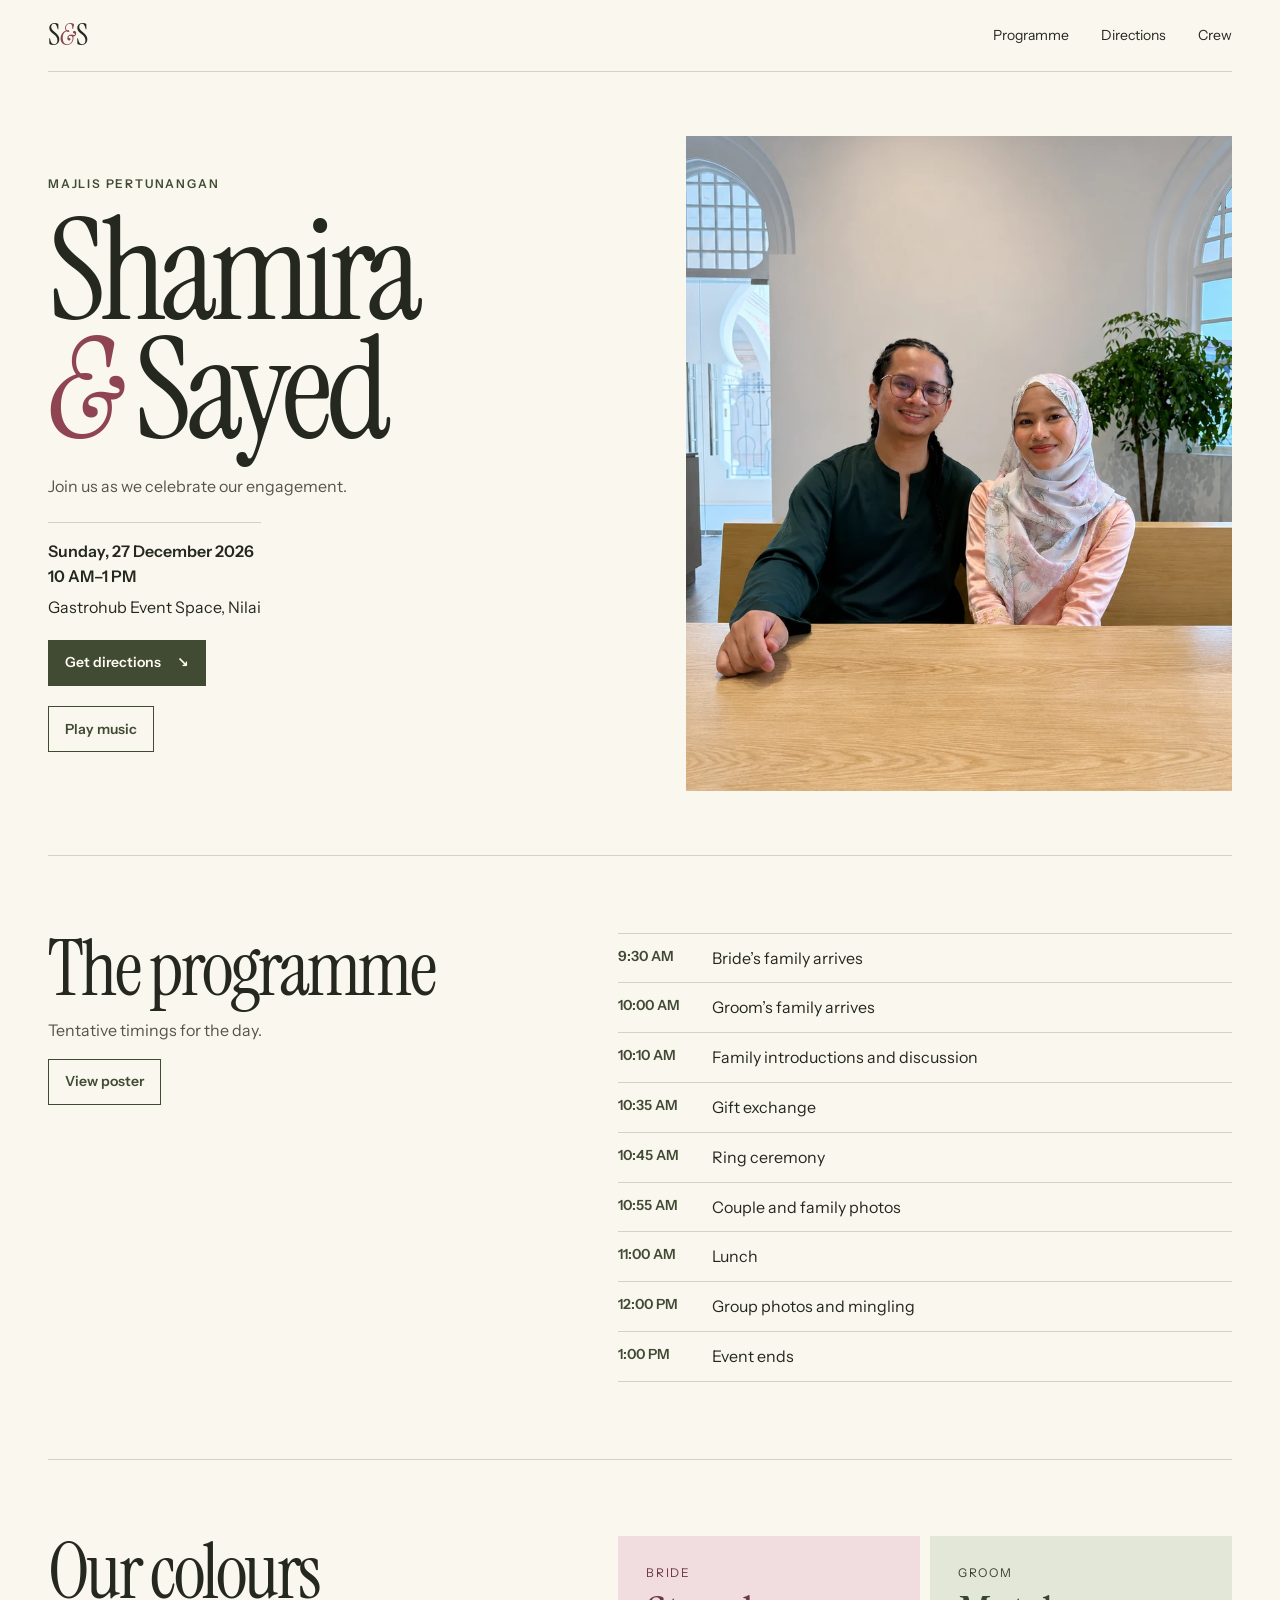
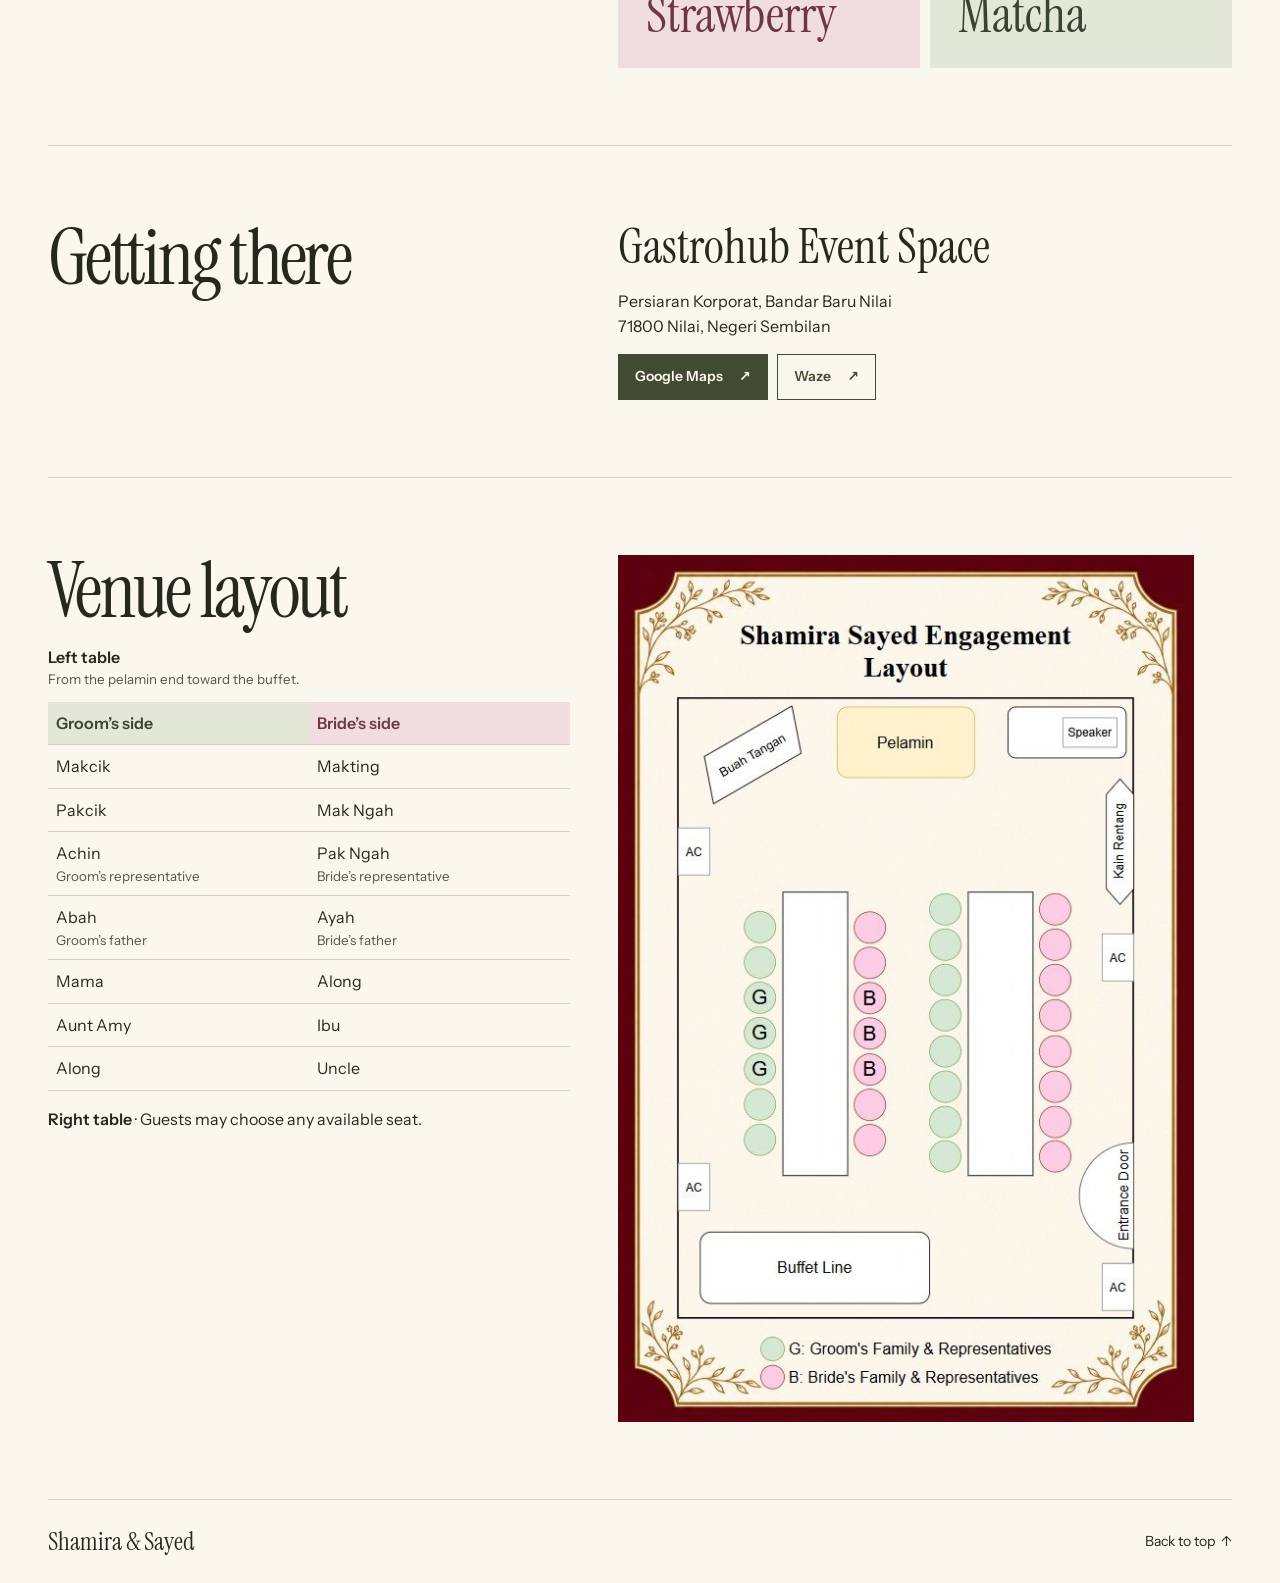
<file: index.html>
<!doctype html>
<html lang="en-MY">
<head>
  <meta charset="utf-8">
  <meta http-equiv="Content-Security-Policy" content="default-src 'none'; script-src 'self'; style-src 'self'; img-src 'self'; font-src 'self'; media-src 'self'; base-uri 'none'; form-action 'none'">
  <meta name="referrer" content="no-referrer">
  <meta name="viewport" content="width=device-width, initial-scale=1">
  <meta name="theme-color" content="#faf7ef">
  <meta name="description" content="Join Shamira and Sayed for their engagement on Sunday, 27 December 2026 at Gastrohub Event Space, Nilai.">
  <link rel="canonical" href="https://bimbap-co.github.io/shamirasayed.tunang/">
  <link rel="icon" href="./assets/favicon.svg" type="image/svg+xml">
  <link rel="stylesheet" href="./styles.css">
  <script src="./script.js?v=2" defer></script>
  <title>Shamira &amp; Sayed — Tunang</title>
</head>
<body id="top">
  <a class="skip" href="#main">Skip to main content</a>
  <header class="shell header">
    <a class="monogram" href="#top" aria-label="Shamira and Sayed, back to top">S<span>&amp;</span>S</a>
    <nav aria-label="Main navigation">
      <a href="#programme">Programme</a>
      <a href="#venue">Directions</a>
      <a href="./crew.html">Crew</a>
    </nav>
  </header>

  <main id="main" tabindex="-1">
    <section class="shell hero" aria-labelledby="couple">
      <div class="invitation">
        <p class="eyebrow">Majlis pertunangan</p>
        <h1 id="couple">Shamira <br><em>&amp;</em> Sayed</h1>
        <p class="lede">Join us as we celebrate our engagement.</p>
        <div class="details">
          <p><time datetime="2026-12-27">Sunday, 27 December 2026</time><br>
          <time datetime="10:00">10 AM</time>–<time datetime="13:00">1 PM</time></p>
          <p>Gastrohub Event Space, Nilai</p>
        </div>
        <a class="button primary" href="#venue">Get directions <span aria-hidden="true">↘</span></a>
        <div class="music">
          <audio id="engagement-music" src="../shamirasayed.nikah/audio/wedding-acoustic.mp3" preload="none" loop></audio>
          <button class="button" id="music-toggle" type="button" hidden>Play music</button>
        </div>
      </div>
      <figure class="hero-photo">
        <img src="./assets/engagement-placeholder.webp" width="810" height="1080" alt="The couple smiling together at a café table">
      </figure>
    </section>

    <section id="programme" class="shell section split" aria-labelledby="programme-heading">
      <div data-reveal>
        <h2 id="programme-heading">The programme</h2>
        <p class="muted">Tentative timings for the day.</p>
        <p><a class="button" id="view-poster" href="./assets/tunang-programme-ms.png" aria-label="View poster in Malay">View poster</a></p>
      </div>
      <ol class="programme" data-reveal>
        <li><time datetime="09:30">9:30 AM</time><span>Bride’s family arrives</span></li>
        <li><time datetime="10:00">10:00 AM</time><span>Groom’s family arrives</span></li>
        <li><time datetime="10:10">10:10 AM</time><span>Family introductions and discussion</span></li>
        <li><time datetime="10:35">10:35 AM</time><span>Gift exchange</span></li>
        <li><time datetime="10:45">10:45 AM</time><span>Ring ceremony</span></li>
        <li><time datetime="10:55">10:55 AM</time><span>Couple and family photos</span></li>
        <li><time datetime="11:00">11:00 AM</time><span>Lunch</span></li>
        <li><time datetime="12:00">12:00 PM</time><span>Group photos and mingling</span></li>
        <li><time datetime="13:00">1:00 PM</time><span>Event ends</span></li>
      </ol>
    </section>

    <section class="shell section split colours" aria-labelledby="colours-heading">
      <h2 id="colours-heading" data-reveal>Our colours</h2>
      <dl class="swatches" data-reveal>
        <div class="strawberry"><dt>Bride</dt><dd>Strawberry</dd></div>
        <div class="matcha"><dt>Groom</dt><dd>Matcha</dd></div>
      </dl>
    </section>

    <section id="venue" class="shell section split venue" aria-labelledby="venue-heading">
      <h2 id="venue-heading" data-reveal>Getting there</h2>
      <div data-reveal>
        <h3>Gastrohub Event Space</h3>
        <p>Persiaran Korporat, Bandar Baru Nilai<br>71800 Nilai, Negeri Sembilan</p>
        <div class="map-links">
          <a class="button primary" href="https://maps.app.goo.gl/7WhWHw4qsbvU7uDw9">Google Maps <span aria-hidden="true">↗</span></a>
          <a class="button" href="https://waze.com/ul/hw22rurtuh">Waze <span aria-hidden="true">↗</span></a>
        </div>
      </div>
    </section>
    <section id="layout" class="shell section split" aria-labelledby="layout-heading">
      <div>
        <h2 id="layout-heading">Venue layout</h2>
        <table class="seating">
          <caption><strong>Left table</strong><small>From the pelamin end toward the buffet.</small></caption>
          <thead>
            <tr><th scope="col">Groom’s side</th><th scope="col">Bride’s side</th></tr>
          </thead>
          <tbody>
              <tr><td>Makcik</td><td>Makting</td></tr>
              <tr><td>Pakcik</td><td>Mak Ngah</td></tr>
              <tr><td>Achin<small>Groom’s representative</small></td><td>Pak Ngah<small>Bride’s representative</small></td></tr>
              <tr><td>Abah<small>Groom’s father</small></td><td>Ayah<small>Bride’s father</small></td></tr>
              <tr><td>Mama</td><td>Along</td></tr>
              <tr><td>Aunt Amy</td><td>Ibu</td></tr>
              <tr><td>Along</td><td>Uncle</td></tr>
          </tbody>
        </table>
        <p><strong>Right table</strong> · Guests may choose any available seat.</p>
      </div>
      <a class="layout-plan" href="./assets/tunang-layout.png" aria-label="Open the full-size venue layout">
        <img src="./assets/tunang-layout.png" width="587" height="884" loading="lazy" alt="Venue plan with two tables in the centre, the pelamin at the front, the entrance on the right and the buffet at the back left.">
      </a>
    </section>
  </main>
  <footer class="shell footer">
    <p>Shamira &amp; Sayed</p>
    <a href="#top">Back to top <span aria-hidden="true">↑</span></a>
  </footer>
  <dialog id="poster-dialog" aria-labelledby="poster-title">
    <div class="poster-header">
      <h2 id="poster-title">Programme poster</h2>
      <button class="button" id="close-poster" type="button" autofocus>Close</button>
    </div>
    <img loading="lazy" src="./assets/tunang-programme-ms.png" alt="Tentative engagement programme poster in Malay. The English schedule is on this page.">
  </dialog>
</body>
</html>
</file>
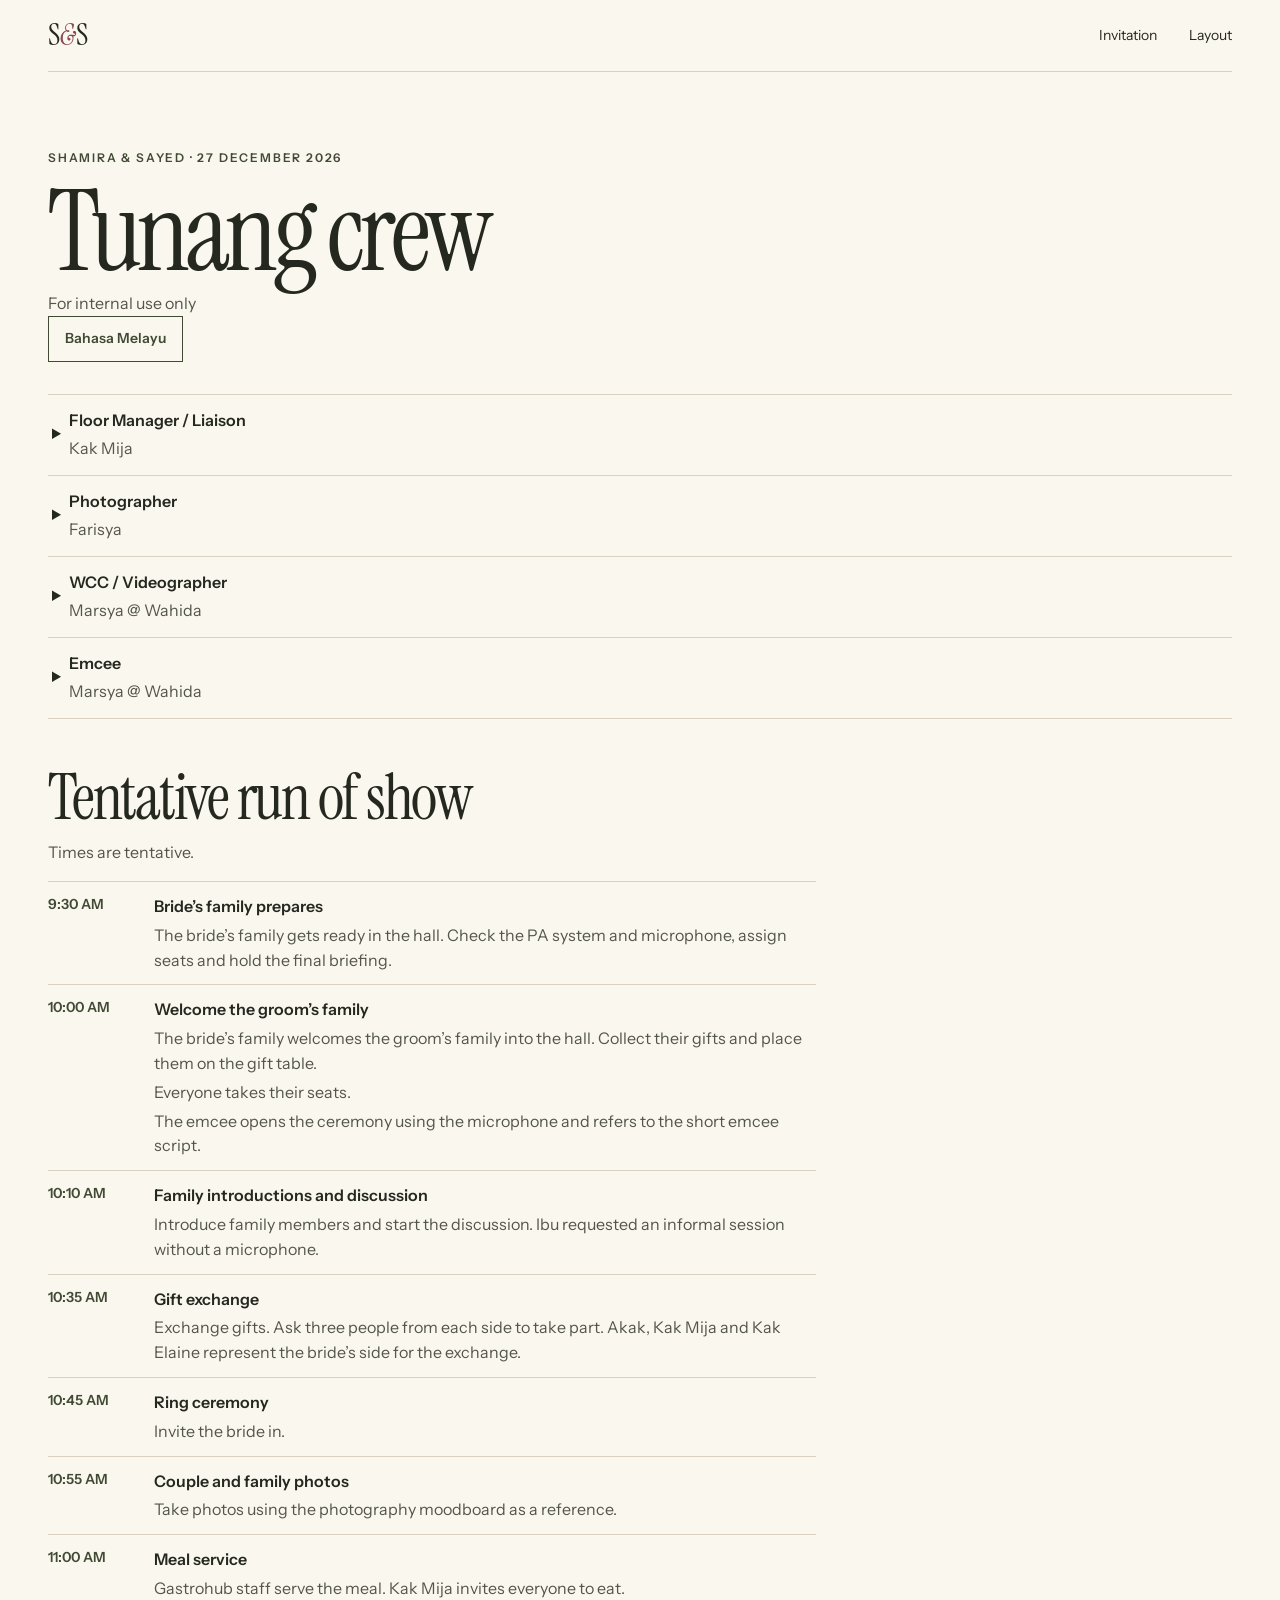
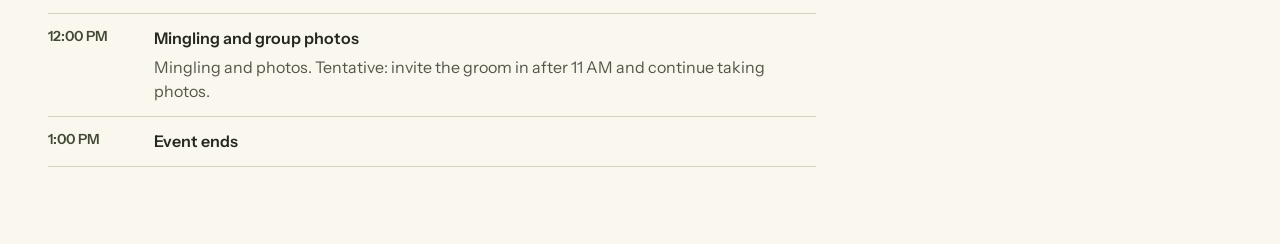
<file: crew-en.html>
<!doctype html>
<html lang="en-MY">
<head>
  <meta charset="utf-8">
  <meta http-equiv="Content-Security-Policy" content="default-src 'none'; style-src 'self'; img-src 'self'; font-src 'self'; base-uri 'none'; form-action 'none'">
  <meta name="referrer" content="no-referrer">
  <meta name="viewport" content="width=device-width, initial-scale=1">
  <meta name="theme-color" content="#faf7ef">
  <link rel="icon" href="./assets/favicon.svg" type="image/svg+xml">
  <link rel="stylesheet" href="./styles.css">
  <title>Tunang Crew — Shamira &amp; Sayed</title>
</head>
<body>
  <a class="skip" href="#main">Skip to main content</a>
  <header class="shell header">
    <a class="monogram" href="./" aria-label="Shamira and Sayed, invitation">S<span>&amp;</span>S</a>
    <nav aria-label="Crew navigation">
      <a href="./">Invitation</a>
      <a href="./#layout">Layout</a>
    </nav>
  </header>
  <main id="main" tabindex="-1" class="shell section crew">
    <p class="eyebrow">Shamira &amp; Sayed · <time datetime="2026-12-27">27 December 2026</time></p>
    <h1>Tunang crew</h1>
    <p class="muted">For internal use only</p>
    <a class="button" href="./crew.html" lang="ms" hreflang="ms-MY">Bahasa Melayu</a>
    <div class="crew-list">
      <details>
        <summary><span><strong>Floor Manager / Liaison</strong><span class="crew-name">Kak Mija</span></span></summary>
        <ul>
          <li>Know the ceremony flow and follow the programme.</li>
          <li>Coordinate when family members and crew need to move or get ready.</li>
          <li>Cue the emcee to start, wait or move to the next item.</li>
          <li>Relay updates and instructions on behalf of the bride’s family.</li>
          <li>Primary contact for ceremony movement and emcee cues.</li>
        </ul>
      </details>
      <details>
        <summary><span><strong>Photographer</strong><span class="crew-name">Farisya</span></span></summary>
        <ul>
          <li>Capture key moments and family portraits.</li>
          <li>Coordinate with Kak Mija when relatives need to gather for group photos.</li>
        </ul>
      </details>
      <details>
        <summary><span><strong>WCC / Videographer</strong><span class="crew-name">Marsya @ Wahida</span></span></summary>
        <ul>
          <li>Record key moments and speeches.</li>
          <li>Check with Kak Mija for upcoming moments that need coverage.</li>
          <li>Confirm whether Marsya, Wahida or both are covering this role.</li>
        </ul>
      </details>
      <details>
        <summary><span><strong>Emcee</strong><span class="crew-name">Marsya @ Wahida</span></span></summary>
        <ul>
          <li>Open the ceremony, invite family representatives to speak and follow Kak Mija’s cues throughout the programme.</li>
          <li>Arrange backup video coverage if duties overlap.</li>
          <li>Confirm who will emcee.</li>
        </ul>
      </details>
    </div>
    <section class="crew-timing" aria-labelledby="crew-timing-title">
      <h2 id="crew-timing-title">Tentative run of show</h2>
      <p class="muted">Times are tentative.</p>
      <ol class="programme">
        <li>
          <time datetime="09:30">9:30 AM</time>
          <div><strong>Bride’s family prepares</strong><p>The bride’s family gets ready in the hall. Check the PA system and microphone, assign seats and hold the final briefing.</p></div>
        </li>
        <li>
          <time datetime="10:00">10:00 AM</time>
          <div><strong>Welcome the groom’s family</strong><p>The bride’s family welcomes the groom’s family into the hall. Collect their gifts and place them on the gift table.</p><p>Everyone takes their seats.</p><p>The emcee opens the ceremony using the microphone and refers to the short emcee script.</p></div>
        </li>
        <li>
          <time datetime="10:10">10:10 AM</time>
          <div><strong>Family introductions and discussion</strong><p>Introduce family members and start the discussion. Ibu requested an informal session without a microphone.</p></div>
        </li>
        <li>
          <time datetime="10:35">10:35 AM</time>
          <div><strong>Gift exchange</strong><p>Exchange gifts. Ask three people from each side to take part. Akak, Kak Mija and Kak Elaine represent the bride’s side for the exchange.</p></div>
        </li>
        <li>
          <time datetime="10:45">10:45 AM</time>
          <div><strong>Ring ceremony</strong><p>Invite the bride in.</p></div>
        </li>
        <li>
          <time datetime="10:55">10:55 AM</time>
          <div><strong>Couple and family photos</strong><p>Take photos using the photography moodboard as a reference.</p></div>
        </li>
        <li>
          <time datetime="11:00">11:00 AM</time>
          <div><strong>Meal service</strong><p>Gastrohub staff serve the meal. Kak Mija invites everyone to eat.</p></div>
        </li>
        <li>
          <time datetime="12:00">12:00 PM</time>
          <div><strong>Mingling and group photos</strong><p>Mingling and photos. Tentative: invite the groom in after 11 AM and continue taking photos.</p></div>
        </li>
        <li>
          <time datetime="13:00">1:00 PM</time>
          <div><strong>Event ends</strong></div>
        </li>
      </ol>
    </section>
  </main>
</body>
</html>
</file>
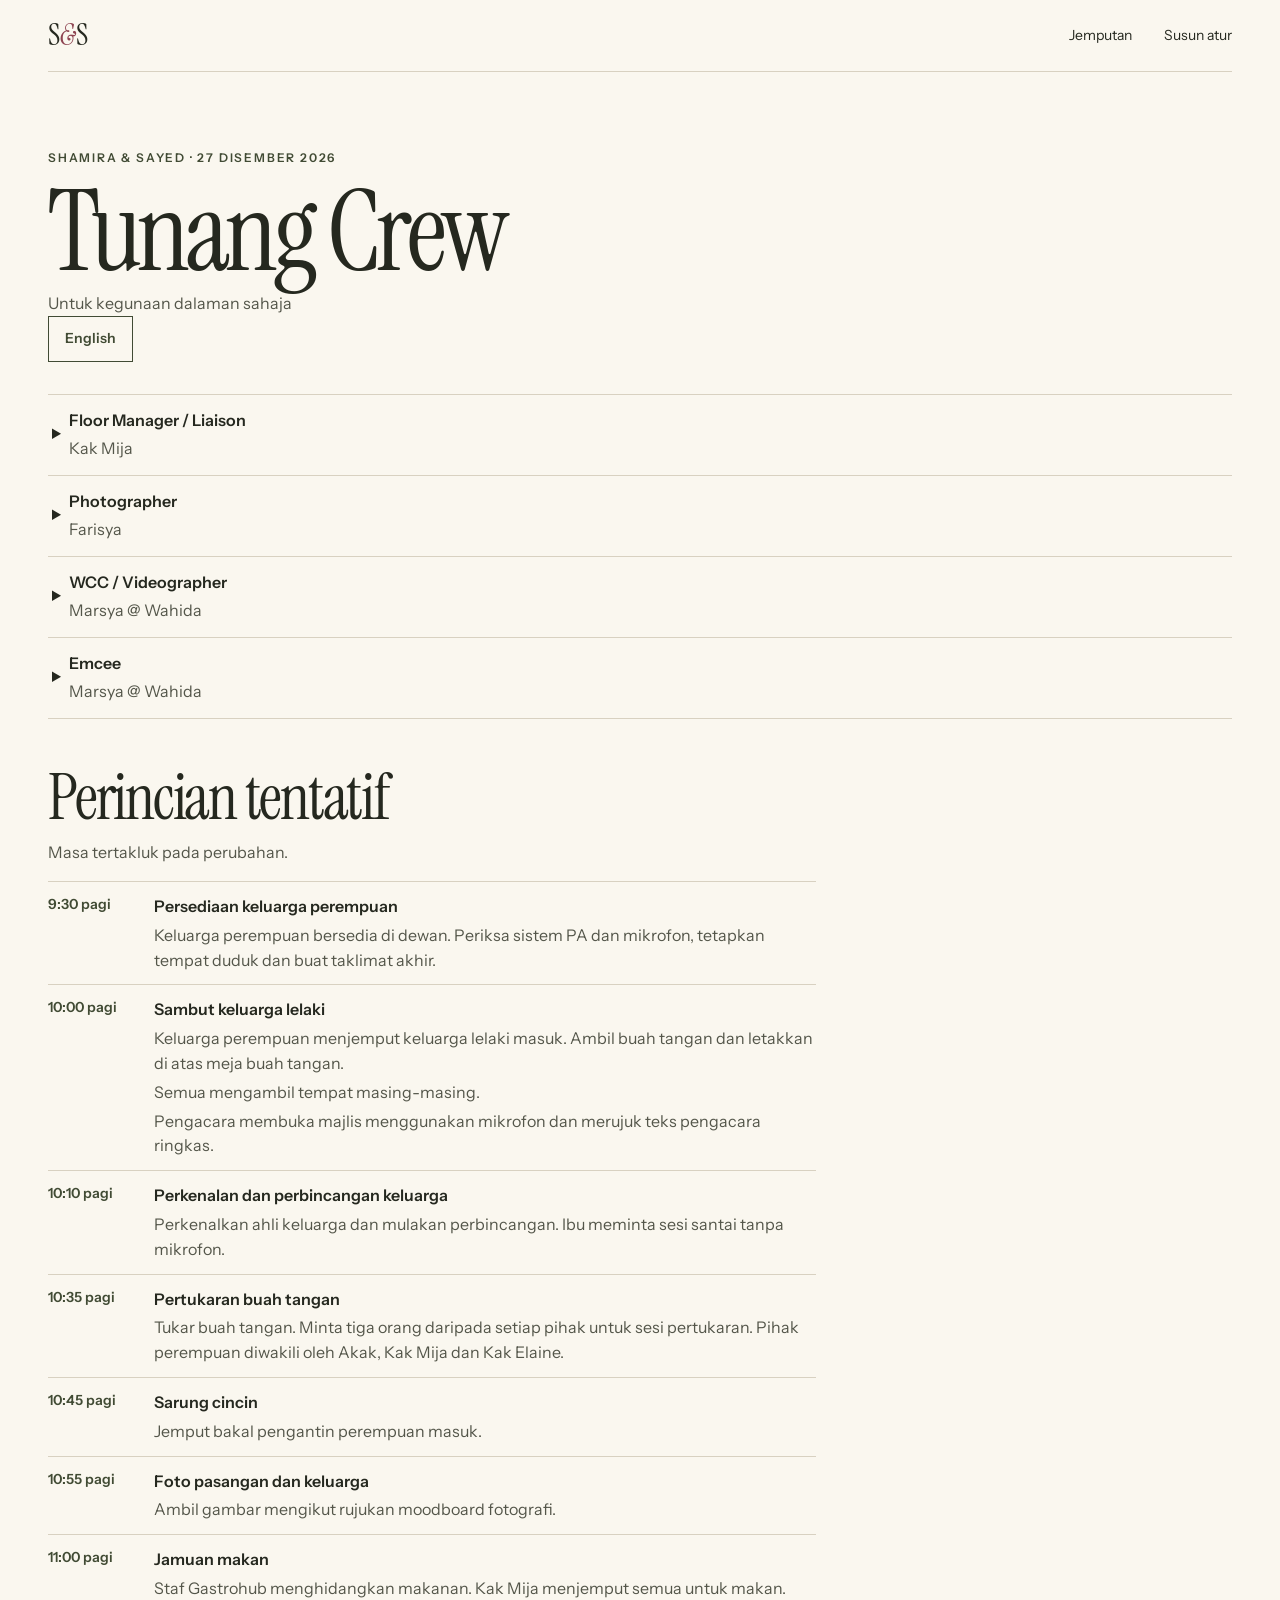
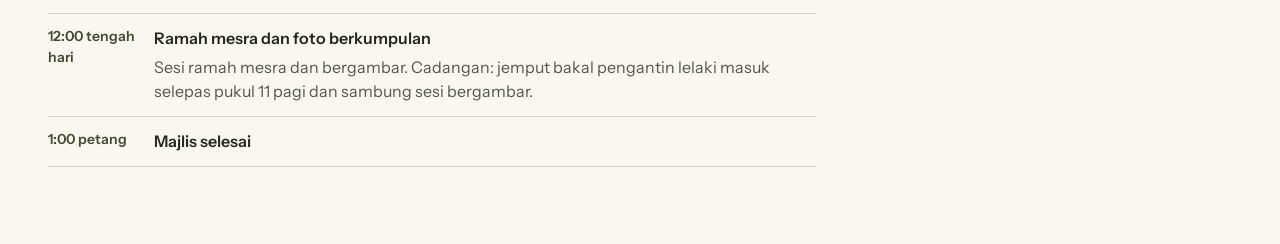
<file: crew.html>
<!doctype html>
<html lang="ms-MY">
<head>
  <meta charset="utf-8">
  <meta http-equiv="Content-Security-Policy" content="default-src 'none'; style-src 'self'; img-src 'self'; font-src 'self'; base-uri 'none'; form-action 'none'">
  <meta name="referrer" content="no-referrer">
  <meta name="viewport" content="width=device-width, initial-scale=1">
  <meta name="theme-color" content="#faf7ef">
  <link rel="icon" href="./assets/favicon.svg" type="image/svg+xml">
  <link rel="stylesheet" href="./styles.css">
  <title>Tunang Crew — Shamira &amp; Sayed</title>
</head>
<body>
  <a class="skip" href="#main">Langkau ke kandungan utama</a>
  <header class="shell header">
    <a class="monogram" href="./" aria-label="Jemputan Shamira dan Sayed">S<span>&amp;</span>S</a>
    <nav aria-label="Navigasi kru">
      <a href="./">Jemputan</a>
      <a href="./#layout">Susun atur</a>
    </nav>
  </header>
  <main id="main" tabindex="-1" class="shell section crew">
    <p class="eyebrow">Shamira &amp; Sayed · <time datetime="2026-12-27">27 Disember 2026</time></p>
    <h1 lang="en">Tunang Crew</h1>
    <p class="muted">Untuk kegunaan dalaman sahaja</p>
    <a class="button" href="./crew-en.html" lang="en" hreflang="en-MY">English</a>
    <div class="crew-list">
      <details>
        <summary><span><strong lang="en">Floor Manager / Liaison</strong><span class="crew-name">Kak Mija</span></span></summary>
        <ul>
          <li>Fahami aliran majlis dan ikuti atur cara.</li>
          <li>Selaraskan pergerakan dan persediaan ahli keluarga serta kru.</li>
          <li>Beri isyarat kepada pengacara untuk bermula, menunggu atau beralih ke acara seterusnya.</li>
          <li>Sampaikan makluman dan arahan bagi pihak keluarga perempuan.</li>
          <li>Rujukan utama untuk pergerakan semasa majlis dan isyarat kepada pengacara.</li>
        </ul>
      </details>
      <details>
        <summary><span><strong lang="en">Photographer</strong><span class="crew-name">Farisya</span></span></summary>
        <ul>
          <li>Rakam detik penting dan potret keluarga.</li>
          <li>Selaraskan dengan Kak Mija apabila ahli keluarga perlu berkumpul untuk foto berkumpulan.</li>
        </ul>
      </details>
      <details>
        <summary><span><strong lang="en">WCC / Videographer</strong><span class="crew-name">Marsya @ Wahida</span></span></summary>
        <ul>
          <li>Rakam detik penting dan ucapan.</li>
          <li>Semak dengan Kak Mija tentang acara seterusnya yang perlu dirakam.</li>
          <li>Sahkan sama ada tugas ini dipegang oleh Marsya, Wahida atau kedua-duanya.</li>
        </ul>
      </details>
      <details>
        <summary><span><strong lang="en">Emcee</strong><span class="crew-name">Marsya @ Wahida</span></span></summary>
        <ul>
          <li>Buka majlis, jemput wakil keluarga untuk bercakap dan ikuti isyarat Kak Mija sepanjang majlis.</li>
          <li>Sediakan kru sandaran untuk rakaman video jika tugas bertindih.</li>
          <li>Sahkan siapa yang akan mengacarakan majlis.</li>
        </ul>
      </details>
    </div>
    <section class="crew-timing" aria-labelledby="crew-timing-title">
      <h2 id="crew-timing-title">Perincian tentatif</h2>
      <p class="muted">Masa tertakluk pada perubahan.</p>
      <ol class="programme">
        <li>
          <time datetime="09:30">9:30 pagi</time>
          <div><strong>Persediaan keluarga perempuan</strong><p>Keluarga perempuan bersedia di dewan. Periksa sistem PA dan mikrofon, tetapkan tempat duduk dan buat taklimat akhir.</p></div>
        </li>
        <li>
          <time datetime="10:00">10:00 pagi</time>
          <div><strong>Sambut keluarga lelaki</strong><p>Keluarga perempuan menjemput keluarga lelaki masuk. Ambil buah tangan dan letakkan di atas meja buah tangan.</p><p>Semua mengambil tempat masing-masing.</p><p>Pengacara membuka majlis menggunakan mikrofon dan merujuk teks pengacara ringkas.</p></div>
        </li>
        <li>
          <time datetime="10:10">10:10 pagi</time>
          <div><strong>Perkenalan dan perbincangan keluarga</strong><p>Perkenalkan ahli keluarga dan mulakan perbincangan. Ibu meminta sesi santai tanpa mikrofon.</p></div>
        </li>
        <li>
          <time datetime="10:35">10:35 pagi</time>
          <div><strong>Pertukaran buah tangan</strong><p>Tukar buah tangan. Minta tiga orang daripada setiap pihak untuk sesi pertukaran. Pihak perempuan diwakili oleh Akak, Kak Mija dan Kak Elaine.</p></div>
        </li>
        <li>
          <time datetime="10:45">10:45 pagi</time>
          <div><strong>Sarung cincin</strong><p>Jemput bakal pengantin perempuan masuk.</p></div>
        </li>
        <li>
          <time datetime="10:55">10:55 pagi</time>
          <div><strong>Foto pasangan dan keluarga</strong><p>Ambil gambar mengikut rujukan moodboard fotografi.</p></div>
        </li>
        <li>
          <time datetime="11:00">11:00 pagi</time>
          <div><strong>Jamuan makan</strong><p>Staf Gastrohub menghidangkan makanan. Kak Mija menjemput semua untuk makan.</p></div>
        </li>
        <li>
          <time datetime="12:00">12:00 tengah hari</time>
          <div><strong>Ramah mesra dan foto berkumpulan</strong><p>Sesi ramah mesra dan bergambar. Cadangan: jemput bakal pengantin lelaki masuk selepas pukul 11 pagi dan sambung sesi bergambar.</p></div>
        </li>
        <li>
          <time datetime="13:00">1:00 petang</time>
          <div><strong>Majlis selesai</strong></div>
        </li>
      </ol>
    </section>
  </main>
</body>
</html>
</file>
<file: styles.css>
@font-face {
  font-family: "Instrument Sans";
  src: url("./assets/instrument-sans.woff2") format("woff2");
  font-weight: 400 600;
  font-display: swap;
}
@font-face {
  font-family: "Instrument Serif";
  src: url("./assets/instrument-serif.woff2") format("woff2");
  font-display: swap;
}
@font-face {
  font-family: "Instrument Serif";
  src: url("./assets/instrument-serif-italic.woff2") format("woff2");
  font-style: italic;
  font-display: swap;
}

:root {
  color-scheme: light;
  --paper: #faf7ef;
  --ink: #25281f;
  --muted: #54564a;
  --line: #d8d1c1;
  --green: #414b34;
  --rose: #8e4451;
  --serif: "Instrument Serif", Georgia, serif;
}
*, *::before, *::after { box-sizing: border-box; }
body {
  margin: 0;
  background: var(--paper);
  color: var(--ink);
  font: 1rem/1.55 "Instrument Sans", system-ui, sans-serif;
}
a { color: inherit; text-underline-offset: .25em; }
a:focus-visible, main:focus-visible { outline: 2px solid var(--rose); outline-offset: 4px; }
.skip {
  position: fixed;
  z-index: 2;
  inset: .5rem auto auto .5rem;
  padding: .75rem 1rem;
  background: var(--paper);
  transform: translateY(-160%);
}
.skip:focus { transform: none; }
.shell { width: min(100% - 2.5rem, 76rem); margin-inline: auto; }
.header, .footer {
  display: flex;
  align-items: center;
  justify-content: space-between;
  gap: .5rem;
}
.header { min-height: 4.5rem; border-bottom: 1px solid var(--line); }
.header nav { display: flex; gap: clamp(.75rem, 3vw, 2rem); }
.header a, .footer a {
  display: inline-flex;
  align-items: center;
  min-height: 44px;
  font-size: .875rem;
  text-decoration: none;
}
.header a:hover, .footer a:hover { text-decoration: underline; }
.header .monogram { font: 1.9rem/1 var(--serif); }
.monogram span { color: var(--rose); font-style: italic; }

.hero {
  display: grid;
  gap: 2.5rem;
  padding-block: clamp(2.25rem, 5vw, 4.5rem);
}
.invitation { align-self: center; }
.eyebrow, .swatches dt {
  font-size: .75rem;
  letter-spacing: .15em;
  text-transform: uppercase;
}
.eyebrow { margin: 0 0 1.1rem; color: var(--green); font-weight: 600; }
h1, h2, h3 { margin: 0; font-family: var(--serif); font-weight: 400; }
h1 { font-size: clamp(4.45rem, 12vw, 10rem); line-height: .84; letter-spacing: -.045em; }
h1 em { color: var(--rose); }
.lede { margin: 1.5rem 0; color: var(--muted); }
.details {
  display: grid;
  gap: .4rem;
  width: fit-content;
  border-top: 1px solid var(--line);
  padding-top: 1rem;
  margin-bottom: 1.25rem;
}
.details p { margin: 0; }
.details p:first-child { font-weight: 600; }
.button {
  display: inline-flex;
  align-items: center;
  justify-content: space-between;
  gap: 1rem;
  min-height: 46px;
  padding: .6rem 1rem;
  border: 1px solid var(--green);
  color: var(--green);
  text-decoration: none;
  font-weight: 600;
  font-size: .875rem;
}
.button:hover { background: #e8ecdf; }
.primary { background: var(--green); color: #fffaf1; }
.primary:hover { background: #2d3625; }
.hero-photo { margin: 0; }
.music { margin-top: 1.25rem; }
#music-toggle { background: transparent; font-family: inherit; cursor: pointer; }
#music-toggle[hidden] { display: none; }
#music-toggle:focus-visible { outline: 2px solid var(--rose); outline-offset: 4px; }
.hero-photo img {
  display: block;
  width: 100%;
  height: auto;
  aspect-ratio: 4 / 5;
  object-fit: cover;
  background: #e7dccb;
}
.section {
  scroll-margin-top: 1.25rem;
  border-top: 1px solid var(--line);
  padding-block: clamp(2.5rem, 6vw, 5.5rem);
}
.split { display: grid; gap: 1.25rem; }
h2 { font-size: clamp(3rem, 6vw, 5.7rem); line-height: .96; letter-spacing: -.035em; }
h3 { font-size: clamp(2rem, 4vw, 3rem); line-height: 1.05; }
.muted { color: var(--muted); margin: .75rem 0 0; }
.programme { margin: 0; padding: 0; list-style: none; }
.programme li {
  display: grid;
  grid-template-columns: 5.25rem 1fr;
  gap: .65rem;
  padding-block: .75rem;
  border-bottom: 1px solid var(--line);
}
.programme li:first-child { border-top: 1px solid var(--line); }
.programme time { font-size: .875rem; font-weight: 600; color: var(--green); }
.programme small { display: block; color: var(--muted); }
.swatches { display: grid; grid-template-columns: repeat(2, minmax(0, 1fr)); gap: .6rem; margin: 0; }
.swatches div { padding: clamp(.75rem, 2.5vw, 1.75rem); }
.swatches dd { margin: .35rem 0 0; font: clamp(1.7rem, 4vw, 3.4rem)/1 var(--serif); }
.strawberry { background: #f1dcdf; color: #6c3842; }
.matcha { background: #e3e7d7; color: #39442e; }
.map-links { display: flex; flex-wrap: wrap; gap: .6rem; }
.footer { border-top: 1px solid var(--line); min-height: 5rem; }
.footer p { font: 1.55rem var(--serif); }
.footer a { gap: .4em; }

.layout-plan { display: block; width: min(100%, 36rem); }
.layout-plan img { display: block; width: 100%; height: auto; }
.seating { width: 100%; border-collapse: collapse; table-layout: fixed; margin-top: 1rem; }
.seating caption { text-align: left; padding-bottom: .75rem; }
.seating th, .seating td { text-align: left; vertical-align: top; padding: .55rem .5rem; border-bottom: 1px solid var(--line); }
.seating th:first-child { background: #e3e7d7; color: #39442e; }
.seating th:last-child { background: #f1dcdf; color: #6c3842; }
.seating small { display: block; color: var(--muted); }
.crew { border-top: 0; }
.crew h1 { font-size: clamp(3.75rem, 9vw, 7rem); }
.crew-list { margin-top: 2rem; border-top: 1px solid var(--line); }
.crew-list details { border-bottom: 1px solid var(--line); }
.crew-list summary { padding: .85rem .25rem; cursor: pointer; }
.crew-list summary:focus-visible { outline: 2px solid var(--rose); outline-offset: 2px; }
.crew-list summary > span { display: inline-grid; vertical-align: middle; gap: .2rem; }
.crew-name, .crew-list ul { color: var(--muted); }
.crew-list ul { margin: 0 0 1rem; padding-inline-start: 2.5rem; }
.crew-list li + li { margin-top: .35rem; }
.crew-timing { max-width: 48rem; margin-top: 3rem; }
.crew-timing h2 { font-size: clamp(2.5rem, 5vw, 4rem); }
.crew-timing .programme { margin-top: 1rem; }
.crew-timing .programme li { grid-template-columns: 6rem minmax(0, 1fr); }
.crew-timing .programme p { margin: .25rem 0 0; color: var(--muted); }

#poster-dialog {
  width: min(100% - 2rem, 38rem);
  max-height: calc(100% - 2rem);
  padding: 1rem;
  border: 1px solid var(--line);
  background: var(--paper);
  color: var(--ink);
  overscroll-behavior: contain;
}
#poster-dialog::backdrop { background: rgb(25 24 20 / 72%); }
.poster-header {
  display: flex;
  align-items: center;
  justify-content: space-between;
  gap: .75rem;
  margin-bottom: .75rem;
}
.poster-header h2 { font-size: 1.75rem; }
.poster-header button { background: var(--paper); font-family: inherit; cursor: pointer; }
.poster-header button:hover { background: #e8ecdf; }
.poster-header button:focus-visible { outline: 2px solid var(--rose); outline-offset: 4px; }
#poster-dialog img { display: block; width: 100%; height: auto; }

@media (min-width: 48rem) {
  .shell { width: min(100% - 6rem, 76rem); }
  .hero { grid-template-columns: 1fr .95fr; gap: clamp(2rem, 5vw, 5.5rem); }
  h1 { font-size: clamp(4.7rem, 11.1vw, 10rem); }
  .hero-photo img { aspect-ratio: 5 / 6; }
  .split { grid-template-columns: .85fr 1fr; gap: 3rem; }
}

@media (prefers-reduced-motion: no-preference) {
  html { scroll-behavior: smooth; }

  [data-reveal].revealed { animation: reveal 450ms ease-out; }
  @keyframes reveal {
    from { opacity: .7; transform: translateY(.5rem); }
    to { opacity: 1; transform: none; }
  }
}
</file>
